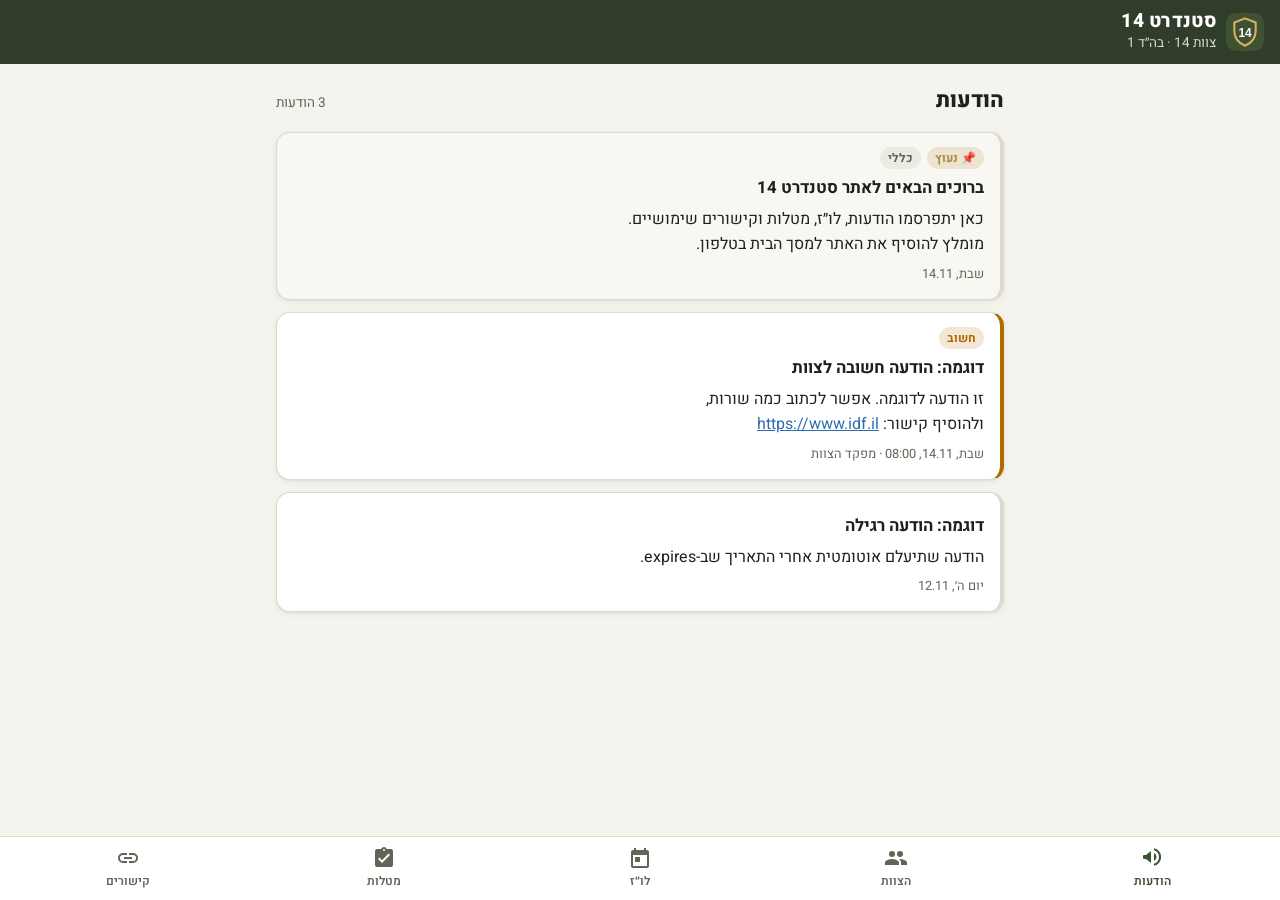
<file: index.html>
<!doctype html>
<html lang="he" dir="rtl">
<head>
  <meta charset="utf-8">
  <meta name="viewport" content="width=device-width, initial-scale=1, viewport-fit=cover">
  <meta name="robots" content="noindex, nofollow">
  <meta name="theme-color" content="#2f3d2a">
  <title>סטנדרט 14</title>
  <link rel="manifest" href="manifest.webmanifest">
  <link rel="icon" href="assets/img/icon.svg" type="image/svg+xml">
  <link rel="apple-touch-icon" href="assets/img/icon-192.png">
  <link rel="preconnect" href="https://fonts.googleapis.com">
  <link rel="preconnect" href="https://fonts.gstatic.com" crossorigin>
  <link href="https://fonts.googleapis.com/css2?family=Heebo:wght@400;500;700;800&display=swap" rel="stylesheet">
  <link rel="stylesheet" href="assets/css/style.css">
</head>
<body>
  <header class="topbar">
    <div class="brand">
      <img src="assets/img/icon.svg" alt="" class="brand-icon">
      <div>
        <h1 id="site-name">סטנדרט 14</h1>
        <p id="team-name" class="subtitle"></p>
      </div>
    </div>
    <select id="team-select" class="team-select" aria-label="בחירת צוות" hidden></select>
  </header>

  <main id="view" class="view" aria-live="polite">
    <p class="loading">טוען…</p>
  </main>

  <nav class="tabbar" aria-label="ניווט ראשי">
    <a href="#announcements" data-tab="announcements">
      <svg viewBox="0 0 24 24" aria-hidden="true"><path d="M3 11v2a1 1 0 0 0 1 1h2l5 4V6L6 10H4a1 1 0 0 0-1 1zm13.5 1a4.5 4.5 0 0 0-2.5-4v8a4.5 4.5 0 0 0 2.5-4zM14 3.2v2.1a7 7 0 0 1 0 13.4v2.1a9 9 0 0 0 0-17.6z"/></svg>
      <span>הודעות</span>
    </a>
    <a href="#team" data-tab="team">
      <svg viewBox="0 0 24 24" aria-hidden="true"><path d="M16 11a3 3 0 1 0-3-3 3 3 0 0 0 3 3zm-8 0a3 3 0 1 0-3-3 3 3 0 0 0 3 3zm0 2c-2.3 0-7 1.2-7 3.5V19h14v-2.5C15 14.2 10.3 13 8 13zm8 0c-.3 0-.6 0-1 .1a4.2 4.2 0 0 1 2 3.4V19h6v-2.5c0-2.3-4.7-3.5-7-3.5z"/></svg>
      <span>הצוות</span>
    </a>
    <a href="#schedule" data-tab="schedule">
      <svg viewBox="0 0 24 24" aria-hidden="true"><path d="M19 4h-1V2h-2v2H8V2H6v2H5a2 2 0 0 0-2 2v14a2 2 0 0 0 2 2h14a2 2 0 0 0 2-2V6a2 2 0 0 0-2-2zm0 16H5V9h14zM7 11h5v5H7z"/></svg>
      <span>לו״ז</span>
    </a>
    <a href="#tasks" data-tab="tasks">
      <svg viewBox="0 0 24 24" aria-hidden="true"><path d="M19 3h-4.2A3 3 0 0 0 9.2 3H5a2 2 0 0 0-2 2v14a2 2 0 0 0 2 2h14a2 2 0 0 0 2-2V5a2 2 0 0 0-2-2zm-7 0a1 1 0 1 1-1 1 1 1 0 0 1 1-1zm-2 14-4-4 1.4-1.4 2.6 2.6 6.6-6.6L18 9z"/></svg>
      <span>מטלות</span>
    </a>
    <a href="#links" data-tab="links">
      <svg viewBox="0 0 24 24" aria-hidden="true"><path d="M3.9 12a3.1 3.1 0 0 1 3.1-3.1h4V7H7a5 5 0 0 0 0 10h4v-1.9H7A3.1 3.1 0 0 1 3.9 12zM8 13h8v-2H8zm9-6h-4v1.9h4a3.1 3.1 0 0 1 0 6.2h-4V17h4a5 5 0 0 0 0-10z"/></svg>
      <span>קישורים</span>
    </a>
  </nav>

  <script src="assets/js/app.js"></script>
</body>
</html>
</file>
<file: assets/css/style.css>
/* ===== סטנדרט 14 — עיצוב ===== */
:root {
  --bg: #f4f3ee;
  --surface: #ffffff;
  --surface-2: #ecebe3;
  --text: #1d2119;
  --text-muted: #5f6657;
  --border: #dcdacf;
  --primary: #3e5233;
  --primary-strong: #2f3d2a;
  --on-primary: #ffffff;
  --accent: #b08d3c;
  --info: #2f6db0;
  --warn: #b26a00;
  --danger: #b3261e;
  --ok: #2e7d32;
  --whatsapp: #1fa855;
  --shadow: 0 1px 2px rgb(0 0 0 / 6%), 0 2px 8px rgb(0 0 0 / 5%);
  --radius: 14px;
  --tabbar-h: 64px;
  color-scheme: light;
}

@media (prefers-color-scheme: dark) {
  :root:not([data-theme="light"]) {
    --bg: #12140f;
    --surface: #1c1f18;
    --surface-2: #262a21;
    --text: #e9eae3;
    --text-muted: #a4aa98;
    --border: #33382c;
    --primary: #8fae73;
    --primary-strong: #2f3d2a;
    --on-primary: #10130d;
    --accent: #d6b25e;
    --info: #79aef0;
    --warn: #f0a640;
    --danger: #f2827a;
    --ok: #7ccf80;
    --shadow: none;
    color-scheme: dark;
  }
}
:root[data-theme="dark"] {
  --bg: #12140f;
  --surface: #1c1f18;
  --surface-2: #262a21;
  --text: #e9eae3;
  --text-muted: #a4aa98;
  --border: #33382c;
  --primary: #8fae73;
  --primary-strong: #2f3d2a;
  --on-primary: #10130d;
  --accent: #d6b25e;
  --info: #79aef0;
  --warn: #f0a640;
  --danger: #f2827a;
  --ok: #7ccf80;
  --shadow: none;
  color-scheme: dark;
}

* { box-sizing: border-box; }

html { -webkit-text-size-adjust: 100%; }

body {
  margin: 0;
  background: var(--bg);
  color: var(--text);
  font-family: "Heebo", system-ui, -apple-system, "Segoe UI", Arial, sans-serif;
  font-size: 16px;
  line-height: 1.55;
  padding-bottom: calc(var(--tabbar-h) + env(safe-area-inset-bottom) + 16px);
}

a { color: var(--info); }

/* ---------- Top bar ---------- */
.topbar {
  position: sticky;
  top: 0;
  z-index: 10;
  display: flex;
  align-items: center;
  justify-content: space-between;
  gap: 12px;
  padding: calc(10px + env(safe-area-inset-top)) 16px 10px;
  background: var(--primary-strong);
  color: #fff;
}
.brand { display: flex; align-items: center; gap: 10px; min-width: 0; }
.brand-icon { width: 38px; height: 38px; border-radius: 10px; flex: none; }
.brand h1 { margin: 0; font-size: 1.2rem; font-weight: 800; letter-spacing: .3px; line-height: 1.2; }
.subtitle { margin: 0; font-size: .85rem; opacity: .8; }
.team-select {
  font: inherit;
  font-size: .9rem;
  padding: 6px 10px;
  border-radius: 10px;
  border: 1px solid rgb(255 255 255 / 30%);
  background: rgb(255 255 255 / 12%);
  color: #fff;
  max-width: 45%;
}
.team-select option { color: #000; }

/* ---------- Main view ---------- */
.view {
  max-width: 760px;
  margin: 0 auto;
  padding: 16px;
}
.view-title {
  display: flex;
  align-items: baseline;
  justify-content: space-between;
  gap: 8px;
  margin: 4px 0 14px;
}
.view-title h2 { margin: 0; font-size: 1.35rem; font-weight: 800; }
.view-title .meta { color: var(--text-muted); font-size: .85rem; }
.loading, .empty {
  text-align: center;
  color: var(--text-muted);
  padding: 40px 12px;
}
.error {
  background: color-mix(in srgb, var(--danger) 12%, var(--surface));
  border: 1px solid color-mix(in srgb, var(--danger) 40%, transparent);
  color: var(--text);
  padding: 14px;
  border-radius: var(--radius);
}

.card {
  background: var(--surface);
  border: 1px solid var(--border);
  border-radius: var(--radius);
  box-shadow: var(--shadow);
  padding: 14px 16px;
  margin-bottom: 12px;
}
.stack > * + * { margin-top: 12px; }

.section-label {
  font-size: .8rem;
  font-weight: 700;
  color: var(--text-muted);
  text-transform: uppercase;
  margin: 20px 4px 8px;
}

.badge {
  display: inline-flex;
  align-items: center;
  gap: 4px;
  font-size: .75rem;
  font-weight: 700;
  padding: 2px 8px;
  border-radius: 999px;
  background: var(--surface-2);
  color: var(--text-muted);
  white-space: nowrap;
}
.badge.info   { background: color-mix(in srgb, var(--info) 15%, transparent);   color: var(--info); }
.badge.warn   { background: color-mix(in srgb, var(--warn) 16%, transparent);   color: var(--warn); }
.badge.danger { background: color-mix(in srgb, var(--danger) 15%, transparent); color: var(--danger); }
.badge.ok     { background: color-mix(in srgb, var(--ok) 15%, transparent);     color: var(--ok); }
.badge.accent { background: color-mix(in srgb, var(--accent) 18%, transparent); color: var(--accent); }

.btn {
  display: inline-flex;
  align-items: center;
  justify-content: center;
  gap: 6px;
  min-height: 40px;
  padding: 8px 14px;
  border-radius: 10px;
  border: 1px solid var(--border);
  background: var(--surface-2);
  color: var(--text);
  font: inherit;
  font-weight: 600;
  font-size: .9rem;
  text-decoration: none;
  cursor: pointer;
}
.btn svg { width: 18px; height: 18px; fill: currentColor; flex: none; }
.btn.whatsapp { background: var(--whatsapp); border-color: var(--whatsapp); color: #fff; }
.btn.primary { background: var(--primary); border-color: var(--primary); color: var(--on-primary); }

/* ---------- Announcements ---------- */
.announcement { border-inline-start: 4px solid var(--border); }
.announcement.important { border-inline-start-color: var(--warn); }
.announcement.urgent { border-inline-start-color: var(--danger); }
.announcement.pinned { background: color-mix(in srgb, var(--accent) 7%, var(--surface)); }
.announcement header { display: flex; flex-wrap: wrap; align-items: center; gap: 6px; margin-bottom: 6px; }
.announcement h3 { margin: 0; font-size: 1.05rem; flex: 1 1 100%; order: 2; }
.announcement .badges { display: flex; flex-wrap: wrap; gap: 6px; order: 1; }
.announcement .body { white-space: pre-line; overflow-wrap: anywhere; }
.announcement footer { margin-top: 8px; color: var(--text-muted); font-size: .8rem; }

/* ---------- Team ---------- */
.member { display: flex; align-items: center; gap: 12px; }
.avatar {
  width: 48px; height: 48px; flex: none;
  border-radius: 50%;
  display: grid; place-items: center;
  background: color-mix(in srgb, var(--primary) 18%, var(--surface));
  color: var(--primary);
  font-weight: 800;
  font-size: 1.05rem;
  overflow: hidden;
}
.avatar img { width: 100%; height: 100%; object-fit: cover; }
.member .info { flex: 1; min-width: 0; }
.member .name { font-weight: 700; }
.member .role { color: var(--text-muted); font-size: .88rem; }
.member .actions { display: flex; gap: 8px; flex: none; }
.member .actions .btn { padding: 8px 10px; }
.member .actions .btn span { display: none; }
@media (min-width: 480px) { .member .actions .btn span { display: inline; } }

/* ---------- Schedule ---------- */
.segmented {
  display: flex;
  background: var(--surface-2);
  border-radius: 12px;
  padding: 4px;
  gap: 4px;
  margin-bottom: 12px;
}
.segmented button {
  flex: 1;
  border: 0;
  background: transparent;
  color: var(--text-muted);
  font: inherit;
  font-weight: 600;
  font-size: .9rem;
  padding: 8px;
  border-radius: 9px;
  cursor: pointer;
}
.segmented button[aria-pressed="true"] { background: var(--surface); color: var(--text); box-shadow: var(--shadow); }
.calendar-frame {
  width: 100%;
  height: 70vh;
  min-height: 460px;
  border: 1px solid var(--border);
  border-radius: var(--radius);
  background: #fff;
}
.schedule-image { padding: 0; overflow: hidden; }
.schedule-image img { display: block; width: 100%; height: auto; }
.schedule-image figcaption { padding: 10px 14px; font-size: .9rem; color: var(--text-muted); }

/* ---------- Tasks ---------- */
.filters { display: flex; gap: 8px; overflow-x: auto; margin-bottom: 12px; padding-bottom: 2px; }
.chip {
  border: 1px solid var(--border);
  background: var(--surface);
  color: var(--text);
  font: inherit;
  font-size: .88rem;
  font-weight: 600;
  padding: 6px 14px;
  border-radius: 999px;
  cursor: pointer;
  white-space: nowrap;
}
.chip[aria-pressed="true"] { background: var(--primary); border-color: var(--primary); color: var(--on-primary); }

.task { padding: 0; overflow: hidden; }
.task > summary {
  list-style: none;
  cursor: pointer;
  padding: 14px 16px;
}
.task > summary::-webkit-details-marker { display: none; }
.task .task-head { display: flex; align-items: flex-start; justify-content: space-between; gap: 10px; }
.task h3 { margin: 0; font-size: 1.05rem; }
.task .due { font-size: .85rem; color: var(--text-muted); margin-top: 2px; }
.task .chevron { width: 22px; height: 22px; fill: var(--text-muted); flex: none; transition: transform .2s; margin-top: 2px; }
.task[open] .chevron { transform: rotate(180deg); }
.progress { height: 6px; background: var(--surface-2); border-radius: 999px; margin-top: 10px; overflow: hidden; }
.progress > div { height: 100%; background: var(--primary); border-radius: inherit; transition: width .25s; }
.task.done .progress > div { background: var(--ok); }
.task .task-body { padding: 0 16px 16px; border-top: 1px solid var(--border); }
.task .desc { white-space: pre-line; margin: 12px 0 0; overflow-wrap: anywhere; }
.task h4 { margin: 16px 0 6px; font-size: .85rem; color: var(--text-muted); }

.checklist { list-style: none; margin: 0; padding: 0; }
.checklist li + li { border-top: 1px dashed var(--border); }
.checklist label { display: flex; align-items: flex-start; gap: 10px; padding: 9px 0; cursor: pointer; }
.checklist input {
  width: 22px; height: 22px; flex: none; margin: 1px 0 0;
  accent-color: var(--primary);
}
.checklist input:checked + span { text-decoration: line-through; color: var(--text-muted); }

.materials { list-style: none; margin: 0; padding: 0; display: grid; gap: 8px; }
.materials a {
  display: flex; align-items: center; gap: 10px;
  padding: 10px 12px;
  background: var(--surface-2);
  border-radius: 10px;
  color: var(--text);
  text-decoration: none;
  font-weight: 500;
}
.materials svg { width: 20px; height: 20px; fill: var(--primary); flex: none; }

.note { font-size: .8rem; color: var(--text-muted); text-align: center; margin-top: 16px; }

/* ---------- Links ---------- */
.links-grid { display: grid; grid-template-columns: 1fr; gap: 8px; }
@media (min-width: 520px) { .links-grid { grid-template-columns: 1fr 1fr; } }
.link-item {
  display: flex; align-items: center; gap: 12px;
  padding: 12px 14px;
  background: var(--surface);
  border: 1px solid var(--border);
  border-radius: 12px;
  color: var(--text);
  text-decoration: none;
  box-shadow: var(--shadow);
}
.link-item .emoji { font-size: 1.4rem; width: 32px; text-align: center; flex: none; }
.link-item .t { font-weight: 600; }
.link-item .d { font-size: .82rem; color: var(--text-muted); }
.link-item > div { min-width: 0; }

/* ---------- Tab bar ---------- */
.tabbar {
  position: fixed;
  inset-inline: 0;
  bottom: 0;
  z-index: 10;
  display: flex;
  justify-content: space-around;
  height: calc(var(--tabbar-h) + env(safe-area-inset-bottom));
  padding-bottom: env(safe-area-inset-bottom);
  background: var(--surface);
  border-top: 1px solid var(--border);
}
.tabbar a {
  flex: 1;
  display: flex;
  flex-direction: column;
  align-items: center;
  justify-content: center;
  gap: 2px;
  color: var(--text-muted);
  text-decoration: none;
  font-size: .75rem;
  font-weight: 600;
  -webkit-tap-highlight-color: transparent;
}
.tabbar svg { width: 24px; height: 24px; fill: currentColor; }
.tabbar a[aria-current="page"] { color: var(--primary); }
.tabbar a[aria-current="page"] svg { transform: translateY(-1px); }
</file>
